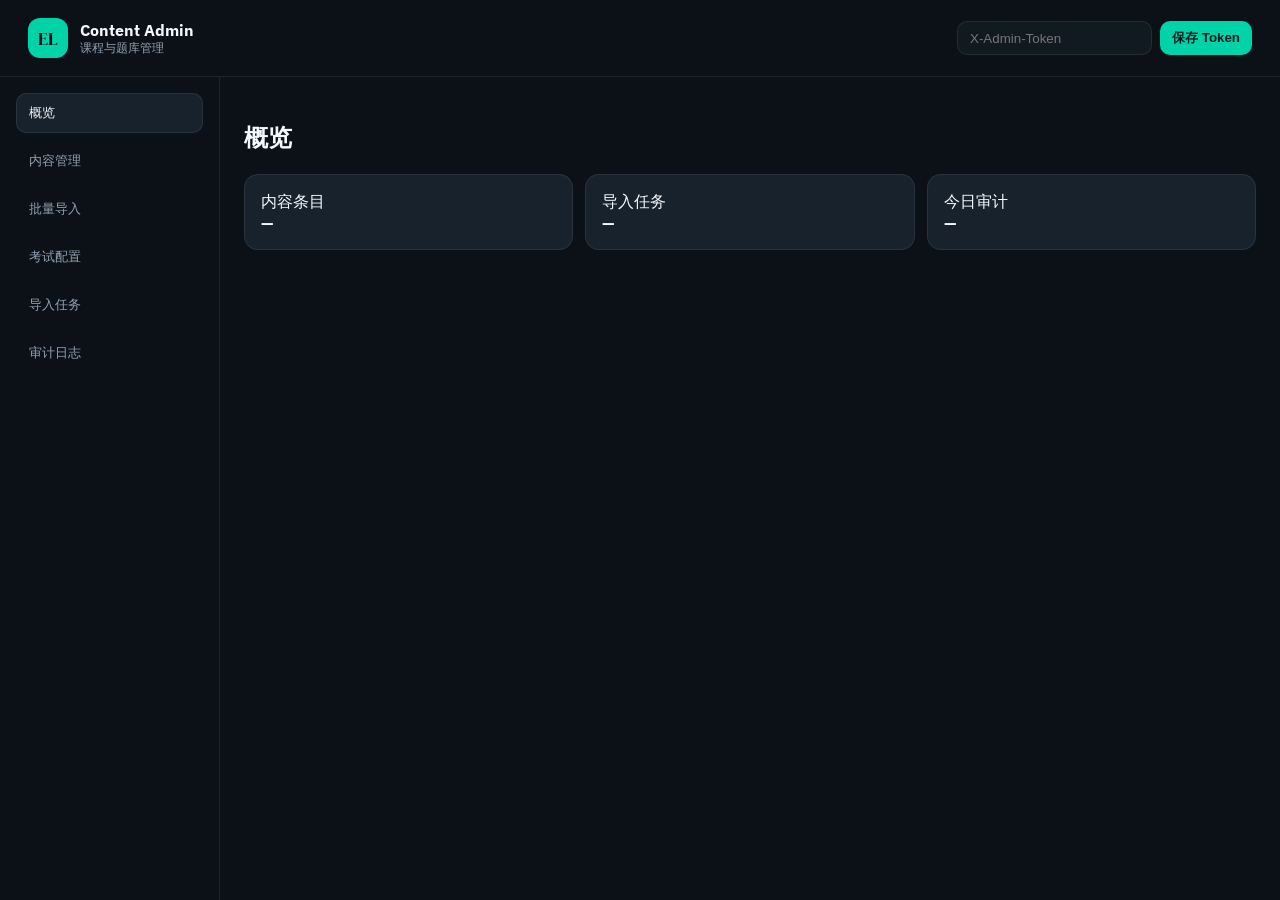
<file: admin/index.html>
<!DOCTYPE html>
<html lang="zh-CN">
  <head>
    <meta charset="UTF-8" />
    <meta name="viewport" content="width=device-width, initial-scale=1.0" />
    <title>English Learning · Admin</title>
    <link rel="stylesheet" href="./styles.css" />
  </head>
  <body>
    <div class="admin">
      <header class="admin-top">
        <div class="admin-brand">
          <span>EL</span>
          <div>
            <strong>Content Admin</strong>
            <small>课程与题库管理</small>
          </div>
        </div>
        <div class="admin-actions">
          <input id="admin-token" type="password" placeholder="X-Admin-Token" />
          <button class="primary" id="save-token">保存 Token</button>
        </div>
      </header>

      <div class="admin-body">
        <aside class="admin-nav">
          <button class="nav-item is-active" data-view="dashboard">概览</button>
          <button class="nav-item" data-view="content">内容管理</button>
          <button class="nav-item" data-view="import">批量导入</button>
          <button class="nav-item" data-view="exam">考试配置</button>
          <button class="nav-item" data-view="jobs">导入任务</button>
          <button class="nav-item" data-view="audit">审计日志</button>
        </aside>

        <main class="admin-main">
          <section class="panel is-visible" data-view="dashboard">
            <h2>概览</h2>
            <div class="grid">
              <div class="card">内容条目<br /><strong>—</strong></div>
              <div class="card">导入任务<br /><strong>—</strong></div>
              <div class="card">今日审计<br /><strong>—</strong></div>
            </div>
          </section>

          <section class="panel" data-view="content">
            <h2>内容管理</h2>
            <div class="toolbar">
              <select id="content-type">
                <option value="words">单词</option>
                <option value="sentences">句子</option>
                <option value="passages">文章</option>
                <option value="exercises">练习</option>
              </select>
              <input id="content-keyword" placeholder="关键字" />
              <button class="primary" id="search-content">搜索</button>
            </div>
            <div id="content-list" class="list"></div>
          </section>

          <section class="panel" data-view="import">
            <h2>批量导入</h2>
            <div class="toolbar">
              <select id="import-entity">
                <option value="word">单词</option>
                <option value="sentence">句子</option>
                <option value="passage">文章</option>
                <option value="exercise">练习</option>
              </select>
              <select id="import-mode">
                <option value="upsert">upsert</option>
                <option value="insert_only">insert_only</option>
                <option value="update_only">update_only</option>
              </select>
              <button class="ghost" id="get-template">获取模板</button>
            </div>
            <textarea id="import-json" placeholder='{"items": []}' rows="8"></textarea>
            <div class="toolbar">
              <button class="primary" id="validate-import">校验</button>
              <button class="primary" id="execute-import">执行导入</button>
            </div>
            <pre id="import-result"></pre>
          </section>

          <section class="panel" data-view="exam">
            <h2>考试配置</h2>
            <div class="toolbar">
              <input id="exam-name" placeholder="配置名称" />
              <input id="exam-duration" type="number" value="30" />
              <input id="exam-level" placeholder="A2" />
            </div>
            <textarea id="exam-distribution" rows="6" placeholder='{"cloze":8,"image_choice":4,"listening_choice":4,"sentence_order":4}'></textarea>
            <button class="primary" id="save-exam-config">保存配置</button>
            <pre id="exam-config-result"></pre>
          </section>

          <section class="panel" data-view="jobs">
            <h2>导入任务</h2>
            <div class="toolbar">
              <select id="job-status">
                <option value="">全部</option>
                <option value="queued">queued</option>
                <option value="running">running</option>
                <option value="success">success</option>
                <option value="failed">failed</option>
              </select>
              <button class="primary" id="load-jobs">刷新</button>
            </div>
            <div id="job-list" class="list"></div>
          </section>

          <section class="panel" data-view="audit">
            <h2>审计日志</h2>
            <div class="toolbar">
              <input id="audit-action" placeholder="action" />
              <button class="primary" id="load-audit">加载</button>
            </div>
            <div id="audit-list" class="list"></div>
          </section>
        </main>
      </div>
    </div>

    <script src="./app.js"></script>
  </body>
</html>
</file>
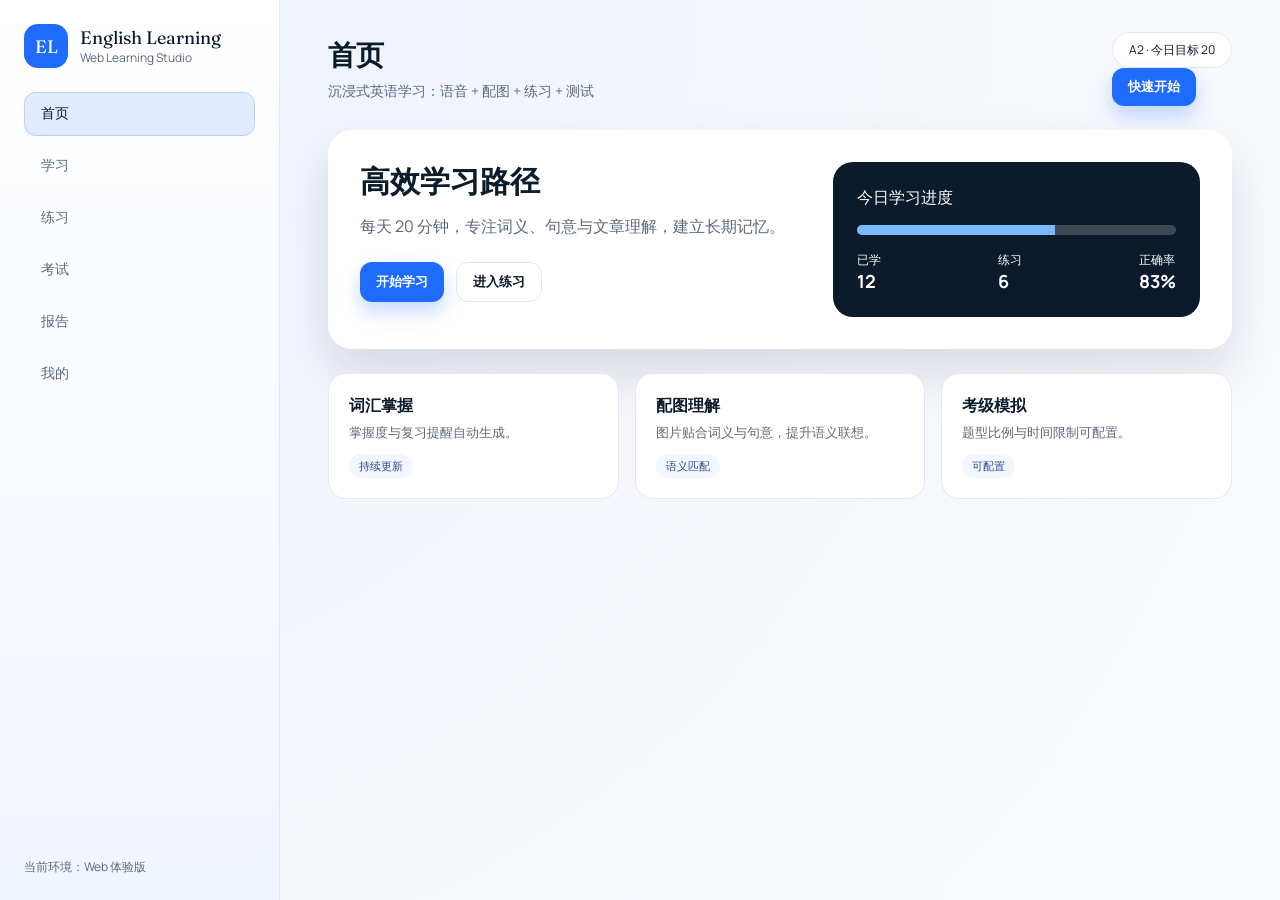
<file: web/index.html>
<!DOCTYPE html>
<html lang="zh-CN">
  <head>
    <meta charset="UTF-8" />
    <meta name="viewport" content="width=device-width, initial-scale=1.0" />
    <title>English Learning · Web</title>
    <link rel="stylesheet" href="./styles.css" />
  </head>
  <body>
    <div class="app">
      <aside class="rail">
        <div class="brand">
          <div class="brand-badge">EL</div>
          <div>
            <div class="brand-title">English Learning</div>
            <div class="brand-sub">Web Learning Studio</div>
          </div>
        </div>
        <nav class="nav" id="nav">
          <button class="nav-item is-active" data-view="home">首页</button>
          <button class="nav-item" data-view="learn">学习</button>
          <button class="nav-item" data-view="practice">练习</button>
          <button class="nav-item" data-view="exam">考试</button>
          <button class="nav-item" data-view="report">报告</button>
          <button class="nav-item" data-view="profile">我的</button>
        </nav>
        <div class="rail-footer">
          <div class="rail-note">当前环境：Web 体验版</div>
        </div>
      </aside>

      <main class="main">
        <header class="topbar">
          <div class="topbar-left">
            <h1 id="page-title">首页</h1>
            <p id="page-desc">沉浸式英语学习：语音 + 配图 + 练习 + 测试</p>
          </div>
          <div class="topbar-right">
            <div class="pill">A2 · 今日目标 20</div>
            <button class="primary" id="quick-start">快速开始</button>
          </div>
        </header>

        <section class="view is-visible" data-view="home">
          <div class="hero">
            <div>
              <h2>高效学习路径</h2>
              <p>每天 20 分钟，专注词义、句意与文章理解，建立长期记忆。</p>
              <div class="hero-actions">
                <button class="primary" data-view-link="learn">开始学习</button>
                <button class="ghost" data-view-link="practice">进入练习</button>
              </div>
            </div>
            <div class="hero-card">
              <div class="hero-card-title">今日学习进度</div>
              <div class="progress">
                <div class="progress-bar" style="width: 62%"></div>
              </div>
              <div class="hero-metrics">
                <div><span>已学</span><strong>12</strong></div>
                <div><span>练习</span><strong>6</strong></div>
                <div><span>正确率</span><strong>83%</strong></div>
              </div>
            </div>
          </div>

          <div class="card-grid">
            <div class="card">
              <h3>词汇掌握</h3>
              <p>掌握度与复习提醒自动生成。</p>
              <div class="badge">持续更新</div>
            </div>
            <div class="card">
              <h3>配图理解</h3>
              <p>图片贴合词义与句意，提升语义联想。</p>
              <div class="badge">语义匹配</div>
            </div>
            <div class="card">
              <h3>考级模拟</h3>
              <p>题型比例与时间限制可配置。</p>
              <div class="badge">可配置</div>
            </div>
          </div>
        </section>

        <section class="view" data-view="learn">
          <div class="section-head">
            <h2>学习</h2>
            <div class="control-group">
              <select id="learn-level">
                <option value="A1">A1</option>
                <option value="A2" selected>A2</option>
                <option value="B1">B1</option>
                <option value="B2">B2</option>
              </select>
              <button class="primary" id="load-lesson">加载今日内容</button>
              <button class="ghost" id="prev-lesson">上一条</button>
              <button class="ghost" id="next-lesson">下一条</button>
            </div>
          </div>

          <div class="lesson">
            <div class="lesson-card">
              <div class="lesson-title" id="word-title">gratitude</div>
              <div class="lesson-meaning" id="word-meaning">感激；感谢</div>
              <div class="lesson-example" id="word-example">
                She expressed gratitude for the support.
              </div>
              <div class="lesson-actions">
                <audio id="word-audio" controls></audio>
                <button class="ghost" id="save-word">加入复习</button>
              </div>
            </div>
            <div class="lesson-media" id="word-image"></div>
          </div>
          <div class="lesson-meta" id="lesson-meta"></div>
          <div class="news-learning" id="news-learning">
            <div class="news-learning-head">
              <h3>新闻内容学习</h3>
              <button class="ghost" id="reload-news">刷新</button>
            </div>
            <div class="news-learning-card">
              <div class="news-meta">
                <span class="news-source" id="news-source">来源</span>
                <a class="news-link" id="news-link" href="#" target="_blank" rel="noreferrer">查看原文</a>
              </div>
              <h4 id="news-title">等待加载新闻内容...</h4>
              <p id="news-summary"></p>
              <div class="news-passage" id="news-passage"></div>
            </div>
            <div class="news-grid">
              <div class="news-panel">
                <h4>词汇</h4>
                <ul id="news-words"></ul>
              </div>
              <div class="news-panel">
                <h4>句子</h4>
                <ul id="news-sentences"></ul>
              </div>
              <div class="news-panel">
                <h4>练习</h4>
                <div id="news-exercises"></div>
              </div>
            </div>
            <div class="news-status" id="news-status"></div>
          </div>
          <div class="media-tools">
            <div class="media-tools-title">媒体上传（需管理员 Token）</div>
            <div class="media-tools-grid">
              <input type="password" id="admin-token" placeholder="X-Admin-Token" />
              <button class="ghost" id="save-admin-token">保存 Token</button>
              <div class="media-upload">
                <label>上传图片</label>
                <input type="file" id="upload-image" accept="image/*" />
              </div>
              <div class="media-upload">
                <label>上传音频</label>
                <input type="file" id="upload-audio" accept="audio/*" />
              </div>
            </div>
            <div class="media-status" id="media-status"></div>
          </div>
        </section>

        <section class="view" data-view="practice">
          <div class="section-head">
            <h2>练习</h2>
            <div class="control-group">
              <select id="practice-type">
                <option value="image_choice">图片选义</option>
                <option value="listening_choice">听力辨音</option>
                <option value="sentence_order">句子排序</option>
                <option value="cloze">完形填空</option>
              </select>
              <button class="primary" id="generate-practice">生成练习</button>
            </div>
          </div>

          <div class="practice-card" id="practice-card">
            <div class="practice-prompt" id="practice-prompt">点击生成练习</div>
            <div class="practice-options" id="practice-options"></div>
            <div class="practice-actions">
              <button class="ghost" id="practice-check">提交</button>
              <div class="practice-result" id="practice-result"></div>
            </div>
          </div>
        </section>

        <section class="view" data-view="exam">
          <div class="section-head">
            <h2>考级模拟</h2>
            <div class="control-group">
              <input type="text" id="exam-title" placeholder="模拟考试名称" value="A2 模拟考试" />
              <button class="primary" id="generate-exam">生成试卷</button>
            </div>
          </div>
          <div class="exam-card" id="exam-card">
            <div class="exam-info">尚未生成试卷</div>
          </div>
          <div class="exam-questions" id="exam-questions"></div>
          <div class="exam-actions">
            <button class="primary" id="submit-exam">提交考试</button>
            <div class="exam-result" id="exam-result"></div>
          </div>
        </section>

        <section class="view" data-view="report">
          <div class="section-head">
            <h2>学习报告</h2>
            <div class="control-group">
              <button class="primary" id="refresh-report">刷新报告</button>
            </div>
          </div>
          <div class="report-grid">
            <div class="report-card">
              <h3>学习概览</h3>
              <div id="report-summary"></div>
            </div>
            <div class="report-card">
              <h3>建议</h3>
              <ul id="report-suggestions"></ul>
            </div>
          </div>
        </section>

        <section class="view" data-view="profile">
          <div class="section-head">
            <h2>我的</h2>
          </div>
          <div class="profile-card">
            <div class="profile-row">
              <label>用户ID</label>
              <input type="number" id="user-id" placeholder="例如 1" />
            </div>
            <div class="profile-row">
              <label>Email</label>
              <input type="email" id="user-email" placeholder="you@example.com" />
            </div>
            <div class="profile-row">
              <label>密码</label>
              <input type="password" id="user-password" placeholder="至少 8 位" />
            </div>
            <div class="profile-row">
              <label>学习目标</label>
              <input type="number" value="20" />
            </div>
            <div class="profile-actions">
              <button class="ghost" id="register-btn">注册</button>
              <button class="primary" id="login-btn">登录</button>
              <button class="ghost" id="save-profile">保存设置</button>
            </div>
            <div class="profile-status" id="profile-status"></div>
          </div>
        </section>
      </main>
    </div>

    <script src="./app.js"></script>
  </body>
</html>
</file>
<file: admin/styles.css>
@import url("https://fonts.googleapis.com/css2?family=IBM+Plex+Sans:wght@400;500;600&family=DM+Serif+Display&display=swap");

:root {
  --bg: #0b1116;
  --surface: #121a21;
  --card: #18222c;
  --accent: #00d3a7;
  --muted: #92a2b3;
  --border: rgba(255, 255, 255, 0.08);
  --text: #f5f9ff;
}

* {
  box-sizing: border-box;
}

body {
  margin: 0;
  font-family: "IBM Plex Sans", sans-serif;
  background: var(--bg);
  color: var(--text);
}

.admin {
  min-height: 100vh;
  display: grid;
  grid-template-rows: auto 1fr;
}

.admin-top {
  display: flex;
  justify-content: space-between;
  align-items: center;
  padding: 18px 28px;
  border-bottom: 1px solid var(--border);
}

.admin-brand {
  display: flex;
  gap: 12px;
  align-items: center;
}

.admin-brand span {
  width: 40px;
  height: 40px;
  background: var(--accent);
  color: #041019;
  border-radius: 12px;
  display: grid;
  place-items: center;
  font-family: "DM Serif Display", serif;
  font-size: 18px;
}

.admin-brand strong {
  font-size: 16px;
}

.admin-brand small {
  display: block;
  color: var(--muted);
  font-size: 12px;
}

.admin-actions {
  display: flex;
  gap: 8px;
}

.admin-actions input {
  background: var(--surface);
  border: 1px solid var(--border);
  border-radius: 10px;
  color: var(--text);
  padding: 8px 12px;
}

.admin-body {
  display: grid;
  grid-template-columns: 220px 1fr;
}

.admin-nav {
  border-right: 1px solid var(--border);
  padding: 16px;
  display: flex;
  flex-direction: column;
  gap: 8px;
}

.nav-item {
  background: transparent;
  border: 1px solid transparent;
  color: var(--muted);
  padding: 10px 12px;
  border-radius: 10px;
  text-align: left;
  cursor: pointer;
}

.nav-item.is-active,
.nav-item:hover {
  color: var(--text);
  background: var(--card);
  border-color: var(--border);
}

.admin-main {
  padding: 24px;
}

.panel {
  display: none;
}

.panel.is-visible {
  display: block;
}

.grid {
  display: grid;
  grid-template-columns: repeat(3, minmax(0, 1fr));
  gap: 12px;
}

.card {
  background: var(--card);
  padding: 16px;
  border-radius: 14px;
  border: 1px solid var(--border);
}

.toolbar {
  display: flex;
  gap: 8px;
  margin: 12px 0;
}

select,
input,
textarea {
  background: var(--surface);
  border: 1px solid var(--border);
  border-radius: 10px;
  color: var(--text);
  padding: 8px 12px;
}

textarea {
  width: 100%;
  font-family: "IBM Plex Sans", sans-serif;
  margin-bottom: 10px;
}

.primary,
.ghost {
  border-radius: 10px;
  padding: 8px 12px;
  border: none;
  font-weight: 600;
  cursor: pointer;
}

.primary {
  background: var(--accent);
  color: #0a1b1f;
}

.ghost {
  background: transparent;
  border: 1px solid var(--border);
  color: var(--text);
}

.list {
  display: grid;
  gap: 10px;
}

.list-item {
  background: var(--card);
  border: 1px solid var(--border);
  padding: 12px;
  border-radius: 12px;
  color: var(--muted);
}
</file>
<file: web/styles.css>
@import url("https://fonts.googleapis.com/css2?family=Fraunces:wght@600;700&family=Manrope:wght@400;500;600&display=swap");

:root {
  --bg: #f4f6fb;
  --surface: #ffffff;
  --ink: #0b1b2b;
  --muted: #5b6b7b;
  --accent: #1f6bff;
  --accent-soft: rgba(31, 107, 255, 0.12);
  --border: #e3e8f0;
  --shadow: 0 24px 50px rgba(9, 20, 40, 0.12);
}

* {
  box-sizing: border-box;
  margin: 0;
  padding: 0;
}

body {
  font-family: "Manrope", "PingFang SC", sans-serif;
  background: radial-gradient(circle at top left, #edf2ff 0%, var(--bg) 45%, #f9fbff 100%);
  color: var(--ink);
}

.app {
  display: grid;
  grid-template-columns: 280px 1fr;
  min-height: 100vh;
}

.rail {
  background: linear-gradient(180deg, #ffffff 0%, #f1f5ff 100%);
  border-right: 1px solid var(--border);
  padding: 24px;
  display: flex;
  flex-direction: column;
  gap: 24px;
}

.brand {
  display: flex;
  align-items: center;
  gap: 12px;
}

.brand-badge {
  width: 44px;
  height: 44px;
  border-radius: 14px;
  background: var(--accent);
  color: #fff;
  display: grid;
  place-items: center;
  font-family: "Fraunces", serif;
  font-size: 18px;
}

.brand-title {
  font-family: "Fraunces", serif;
  font-size: 18px;
}

.brand-sub {
  font-size: 12px;
  color: var(--muted);
}

.nav {
  display: flex;
  flex-direction: column;
  gap: 8px;
}

.nav-item {
  border: 1px solid transparent;
  padding: 12px 16px;
  text-align: left;
  border-radius: 12px;
  background: transparent;
  font-size: 14px;
  color: var(--muted);
  cursor: pointer;
}

.nav-item.is-active,
.nav-item:hover {
  color: var(--ink);
  background: var(--accent-soft);
  border-color: rgba(31, 107, 255, 0.2);
}

.rail-footer {
  margin-top: auto;
  font-size: 12px;
  color: var(--muted);
}

.main {
  padding: 32px 48px;
  display: flex;
  flex-direction: column;
  gap: 24px;
}

.topbar {
  display: flex;
  justify-content: space-between;
  align-items: center;
}

.topbar h1 {
  font-family: "Fraunces", serif;
  font-size: 28px;
  margin-bottom: 6px;
}

.topbar p {
  color: var(--muted);
  font-size: 14px;
}

.pill {
  background: var(--surface);
  border: 1px solid var(--border);
  padding: 8px 16px;
  border-radius: 999px;
  font-size: 12px;
}

.primary,
.ghost {
  border-radius: 12px;
  padding: 10px 16px;
  border: none;
  font-weight: 600;
  cursor: pointer;
}

.primary {
  background: var(--accent);
  color: #fff;
  box-shadow: 0 10px 20px rgba(31, 107, 255, 0.25);
}

.ghost {
  background: transparent;
  border: 1px solid var(--border);
  color: var(--ink);
}

.view {
  display: none;
  animation: fadeIn 0.35s ease;
}

.view.is-visible {
  display: block;
}

.hero {
  display: grid;
  grid-template-columns: 1.1fr 0.9fr;
  gap: 24px;
  background: var(--surface);
  padding: 32px;
  border-radius: 24px;
  box-shadow: var(--shadow);
}

.hero h2 {
  font-family: "Fraunces", serif;
  font-size: 30px;
  margin-bottom: 12px;
}

.hero p {
  color: var(--muted);
  margin-bottom: 24px;
}

.hero-actions {
  display: flex;
  gap: 12px;
}

.hero-card {
  background: #0b1b2b;
  color: #fff;
  border-radius: 20px;
  padding: 24px;
  display: grid;
  gap: 16px;
}

.progress {
  height: 10px;
  background: rgba(255, 255, 255, 0.2);
  border-radius: 999px;
  overflow: hidden;
}

.progress-bar {
  height: 100%;
  background: #7ab8ff;
}

.hero-metrics {
  display: flex;
  justify-content: space-between;
  font-size: 12px;
}

.hero-metrics strong {
  display: block;
  font-size: 18px;
}

.card-grid {
  margin-top: 24px;
  display: grid;
  grid-template-columns: repeat(3, minmax(0, 1fr));
  gap: 16px;
}

.card {
  background: var(--surface);
  padding: 20px;
  border-radius: 18px;
  border: 1px solid var(--border);
}

.card h3 {
  font-size: 16px;
  margin-bottom: 6px;
}

.card p {
  font-size: 13px;
  color: var(--muted);
}

.badge {
  margin-top: 12px;
  display: inline-block;
  background: #f1f6ff;
  color: #2a4b8d;
  padding: 4px 10px;
  border-radius: 999px;
  font-size: 11px;
}

.section-head {
  display: flex;
  justify-content: space-between;
  align-items: center;
  margin-bottom: 16px;
}

.control-group {
  display: flex;
  gap: 12px;
}

select,
input {
  border: 1px solid var(--border);
  border-radius: 10px;
  padding: 8px 12px;
  background: var(--surface);
}

.lesson {
  display: grid;
  grid-template-columns: 1fr 1fr;
  gap: 24px;
}

.lesson-card {
  background: var(--surface);
  border-radius: 18px;
  padding: 24px;
  border: 1px solid var(--border);
}

.lesson-title {
  font-family: "Fraunces", serif;
  font-size: 26px;
}

.lesson-meaning {
  margin-top: 8px;
  font-size: 16px;
}

.lesson-example {
  margin-top: 16px;
  color: var(--muted);
}

.lesson-actions {
  margin-top: 20px;
  display: flex;
  gap: 12px;
  align-items: center;
}

.lesson-media {
  border-radius: 18px;
  background: linear-gradient(135deg, #dfe9ff 0%, #fdfdff 100%);
  border: 1px solid var(--border);
  min-height: 220px;
  background-size: cover;
  background-position: center;
}

.lesson-meta {
  margin-top: 12px;
  color: var(--muted);
  font-size: 12px;
}

.news-learning {
  margin-top: 24px;
  display: grid;
  gap: 16px;
}

.news-learning-head {
  display: flex;
  align-items: center;
  justify-content: space-between;
}

.news-learning-card {
  background: var(--surface);
  border: 1px solid var(--border);
  border-radius: 18px;
  padding: 20px;
  display: grid;
  gap: 12px;
}

.news-meta {
  display: flex;
  align-items: center;
  justify-content: space-between;
  gap: 12px;
  font-size: 12px;
  color: var(--muted);
}

.news-source {
  padding: 4px 10px;
  border-radius: 999px;
  background: var(--accent-soft);
  color: var(--ink);
  font-weight: 600;
}

.news-link {
  color: var(--accent);
  text-decoration: none;
}

.news-link:hover {
  text-decoration: underline;
}

.news-passage {
  color: var(--muted);
  font-size: 14px;
  line-height: 1.6;
}

.news-grid {
  display: grid;
  grid-template-columns: repeat(3, minmax(0, 1fr));
  gap: 16px;
}

.news-panel {
  background: var(--surface);
  border: 1px solid var(--border);
  border-radius: 18px;
  padding: 16px;
  display: grid;
  gap: 10px;
}

.news-panel ul {
  list-style: none;
  display: grid;
  gap: 8px;
  font-size: 13px;
  color: var(--muted);
}

.news-panel li strong {
  color: var(--ink);
}

.news-exercise {
  border: 1px dashed var(--border);
  border-radius: 12px;
  padding: 10px;
  font-size: 13px;
  color: var(--muted);
  display: grid;
  gap: 6px;
}

.news-status {
  font-size: 12px;
  color: var(--muted);
}

.media-tools {
  margin-top: 20px;
  background: var(--surface);
  border: 1px solid var(--border);
  border-radius: 18px;
  padding: 20px;
}

.media-tools-title {
  font-weight: 600;
  margin-bottom: 12px;
}

.media-tools-grid {
  display: grid;
  gap: 12px;
  grid-template-columns: repeat(auto-fit, minmax(200px, 1fr));
  align-items: center;
}

.media-upload {
  display: grid;
  gap: 6px;
}

.media-status {
  margin-top: 10px;
  font-size: 12px;
  color: var(--muted);
}

.practice-card,
.exam-card,
.report-card,
.profile-card {
  background: var(--surface);
  border: 1px solid var(--border);
  border-radius: 18px;
  padding: 24px;
}

.profile-row {
  display: grid;
  gap: 6px;
  margin-bottom: 12px;
}

.profile-actions {
  display: flex;
  gap: 12px;
  margin-top: 8px;
}

.profile-status {
  margin-top: 12px;
  color: var(--muted);
  font-size: 12px;
}

.practice-options {
  display: grid;
  gap: 8px;
  margin-top: 16px;
}

.practice-option {
  border: 1px solid var(--border);
  border-radius: 12px;
  padding: 10px 12px;
  cursor: pointer;
}

.practice-option.is-selected {
  border-color: var(--accent);
  background: var(--accent-soft);
}

.exam-questions {
  display: grid;
  gap: 16px;
}

.exam-question {
  background: var(--surface);
  border: 1px solid var(--border);
  border-radius: 18px;
  padding: 16px;
}

.exam-q-title {
  font-weight: 600;
  margin-bottom: 6px;
}

.exam-q-prompt {
  color: var(--muted);
  margin-bottom: 12px;
}

.exam-options {
  display: grid;
  gap: 8px;
}

.exam-actions {
  margin-top: 16px;
  display: flex;
  align-items: center;
  gap: 12px;
}

.exam-result {
  font-size: 12px;
  color: var(--muted);
}

.report-grid {
  display: grid;
  grid-template-columns: repeat(2, minmax(0, 1fr));
  gap: 16px;
}

@keyframes fadeIn {
  from {
    opacity: 0;
    transform: translateY(8px);
  }
  to {
    opacity: 1;
    transform: translateY(0);
  }
}

@media (max-width: 1100px) {
  .app {
    grid-template-columns: 1fr;
  }

  .rail {
    flex-direction: row;
    align-items: center;
    gap: 16px;
  }

  .nav {
    flex-direction: row;
    flex-wrap: wrap;
  }

  .hero,
  .lesson,
  .report-grid,
.card-grid,
.news-grid {
    grid-template-columns: 1fr;
  }
}
</file>
